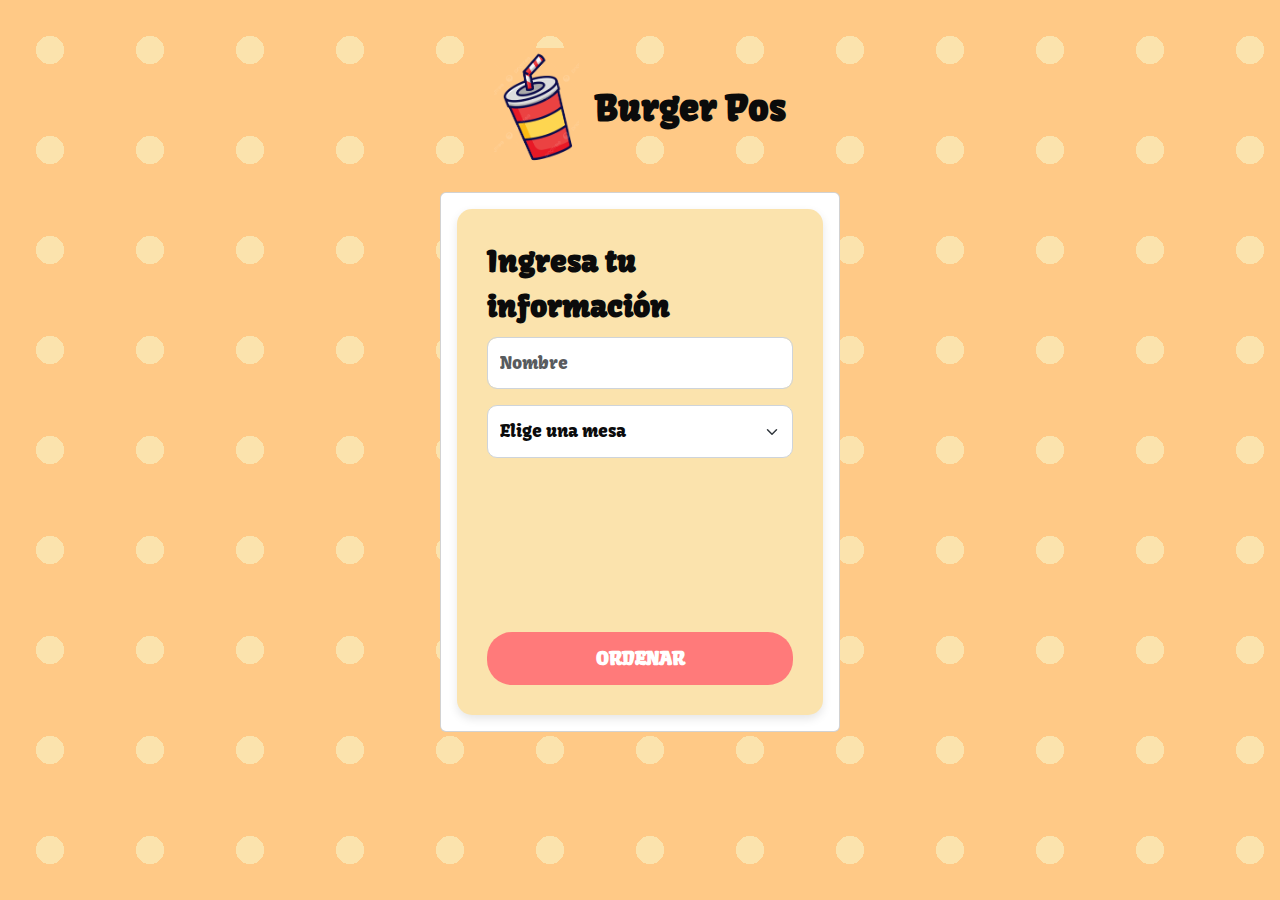
<file: index.html>
<!DOCTYPE html>
<html lang="es">
<head>
  <meta charset="UTF-8" />
  <meta name="viewport" content="width=device-width, initial-scale=1" />
  <title>Bienvenido</title>
  <link href="https://cdn.jsdelivr.net/npm/bootstrap@5.3.3/dist/css/bootstrap.min.css" rel="stylesheet" />
<link rel="stylesheet" href="src/App.css" /></head>
<body class="container py-5">

  
  <div class="d-flex align-items-center justify-content-center mb-4 titulo">
    <img src="img/logo.png" alt="Logo" class="logo-soda" />
    <h1 class="m-0">Burger Pos</h1>
  </div>

  <div class="card mx-auto" style="max-width: 400px;">
    <div class="card-body">
      <form onsubmit="return validarFormulario()">
        <div class="mb-3">
          <label for="nombre" class="form-label">Ingresa tu información</label>
          <input type="text" class="form-control" id="nombre" placeholder="Nombre">
        </div>
        <div class="mb-3">
          <select class="form-select" id="mesa">
            <option selected disabled value="">Elige una mesa</option>
            <option value="1">Mesa 1</option>
            <option value="2">Mesa 2</option>
            <option value="3">Mesa 3</option>
            <option value="4">Mesa 4</option>
          </select>
        </div>
        <div class="d-grid">
          <button type="submit" class="btn btn-primary">ORDENAR</button>
        </div>
      </form>
 </div>

  <script src="/src/assets/js/script.js"></script>
    <script src="src/assets/js/ind.js"></script>

</body>
</html>
</file>
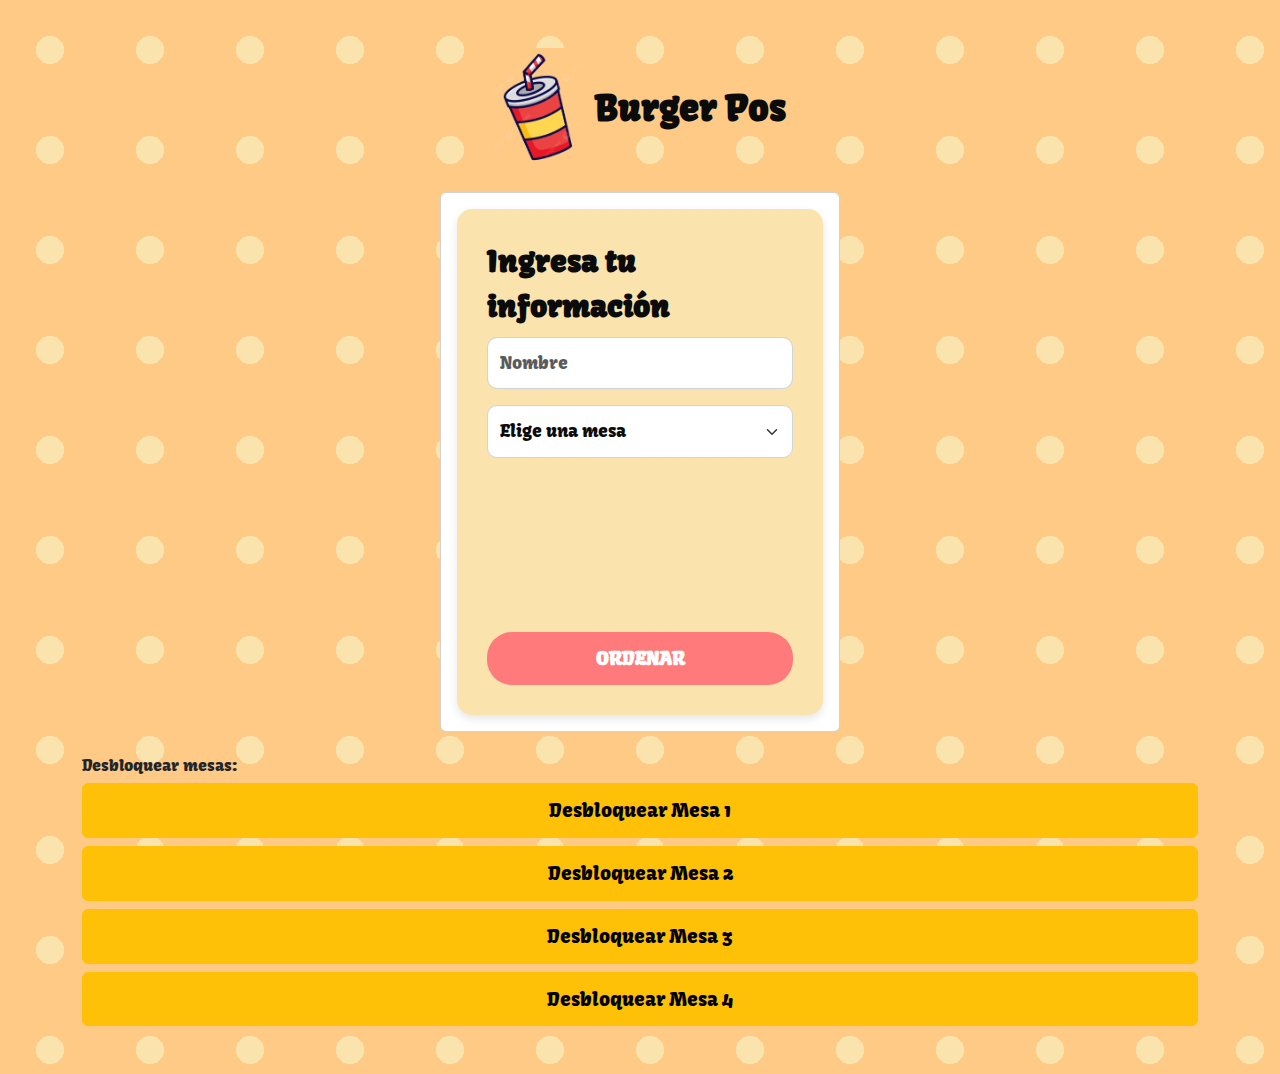
<file: h.html>
<!DOCTYPE html>
<html lang="es">
<head>
  <meta charset="UTF-8" />
  <meta name="viewport" content="width=device-width, initial-scale=1" />
  <title>Bienvenido</title>
  <link href="https://cdn.jsdelivr.net/npm/bootstrap@5.3.3/dist/css/bootstrap.min.css" rel="stylesheet" />
  <link rel="stylesheet" href="src/App.css" />
</head>
<body class="container py-5">
<div class="d-flex align-items-center justify-content-center mb-4 titulo">
  <img src="img/logo.png" alt="Logo" class="logo-soda" />
  <h1 class="m-0">Burger Pos</h1>
</div>

  <div class="card mx-auto" style="max-width: 400px;">
    <div class="card-body">
      <form onsubmit="return validarFormulario()">
        <div class="mb-3">
          <label for="nombre" class="form-label">Ingresa tu información</label>
          <input type="text" class="form-control" id="nombre" placeholder="Nombre">
        </div>
        <div class="mb-3">
          <select class="form-select" id="mesa">
            <option selected disabled value="">Elige una mesa</option>
            <option value="1">Mesa 1</option>
            <option value="2">Mesa 2</option>
            <option value="3">Mesa 3</option>
            <option value="4">Mesa 4</option>
          </select>
        </div>
        <div class="d-grid">
          <button type="submit" class="btn btn-primary">ORDENAR</button>
        </div>
      </form>
    </div>
  </div>

      <script>
    function validarFormulario() {
      const nombre = document.getElementById("nombre").value.trim();
      const mesa = document.getElementById("mesa").value;
      if (!nombre) { alert("Por favor, ingresa tu nombre."); return false; }
      if (!mesa) { alert("Por favor, selecciona una mesa."); return false; }
      localStorage.setItem("usuario", nombre);
      localStorage.setItem("mesa", mesa);
      window.location.href = "menu.html";
      return false;
    }
  </script>

        <!-- Botones para liberar mesas individualmente -->
      <div class="mt-4">
        <h6>Desbloquear mesas:</h6>
        <div class="d-grid gap-2">
          <button class="btn btn-warning" onclick="liberarMesa('1')">Desbloquear Mesa 1</button>
          <button class="btn btn-warning" onclick="liberarMesa('2')">Desbloquear Mesa 2</button>
          <button class="btn btn-warning" onclick="liberarMesa('3')">Desbloquear Mesa 3</button>
          <button class="btn btn-warning" onclick="liberarMesa('4')">Desbloquear Mesa 4</button>
        </div>
      </div>
  </body>
</html>
</file>
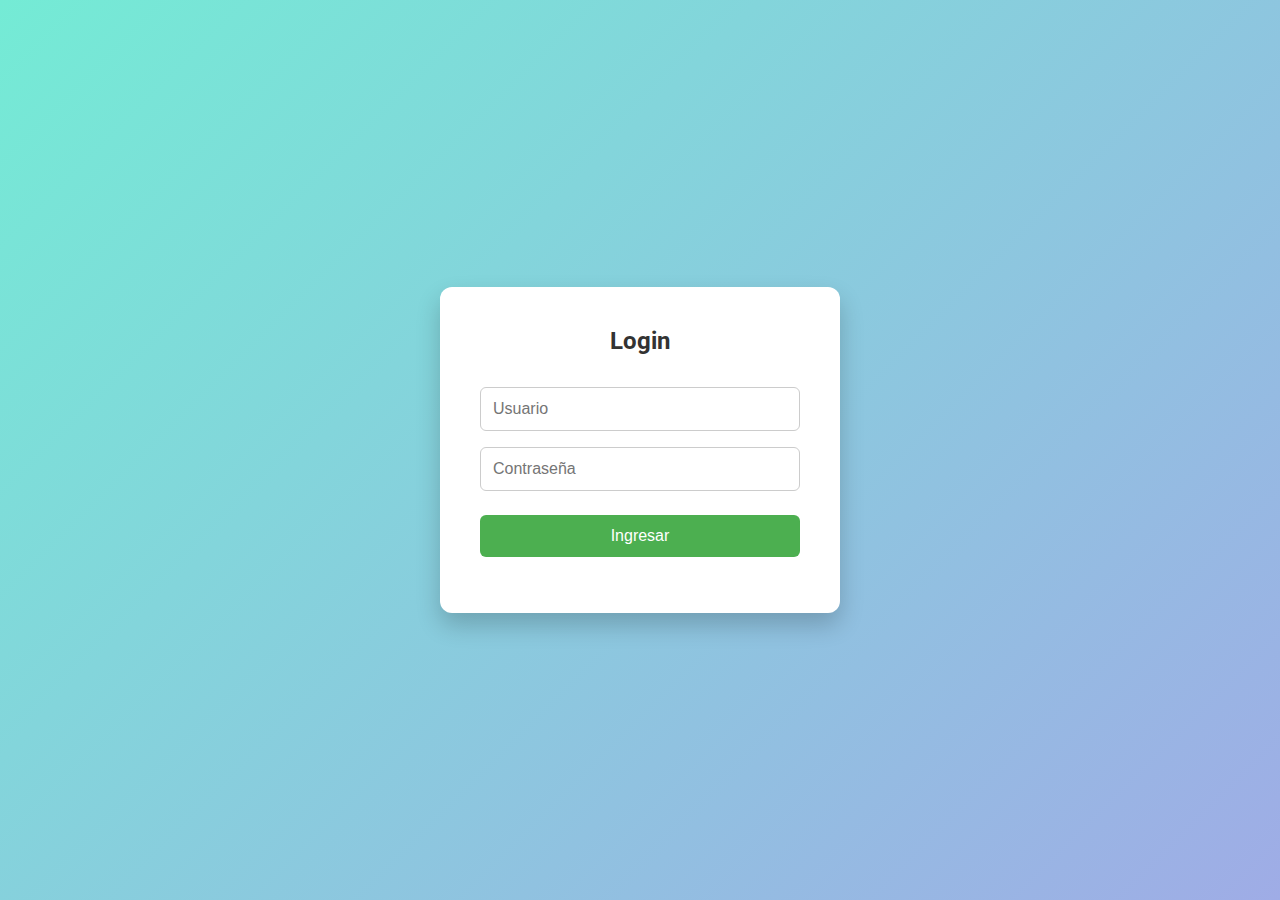
<file: login.html>
<!DOCTYPE html>
<html lang="es">
<head>
  <meta charset="UTF-8">
  <title>Login Mesero</title>
  <link href="https://fonts.googleapis.com/css2?family=Roboto:wght@400;700&display=swap" rel="stylesheet">
<link rel="stylesheet" href="src/css/login.css" /></head>

</head>
<body>
  <div class="login-container">
    <h2>Login</h2>
    <input type="text" id="usuario" placeholder="Usuario" required>
    <input type="password" id="contrasena" placeholder="Contraseña" required>
    <button onclick="iniciarSesion()">Ingresar</button>
    <p id="mensajeError" class="error"></p>
  </div>

  <script src="src/assets/js/login.js"></script>

</body>
</html>
</file>
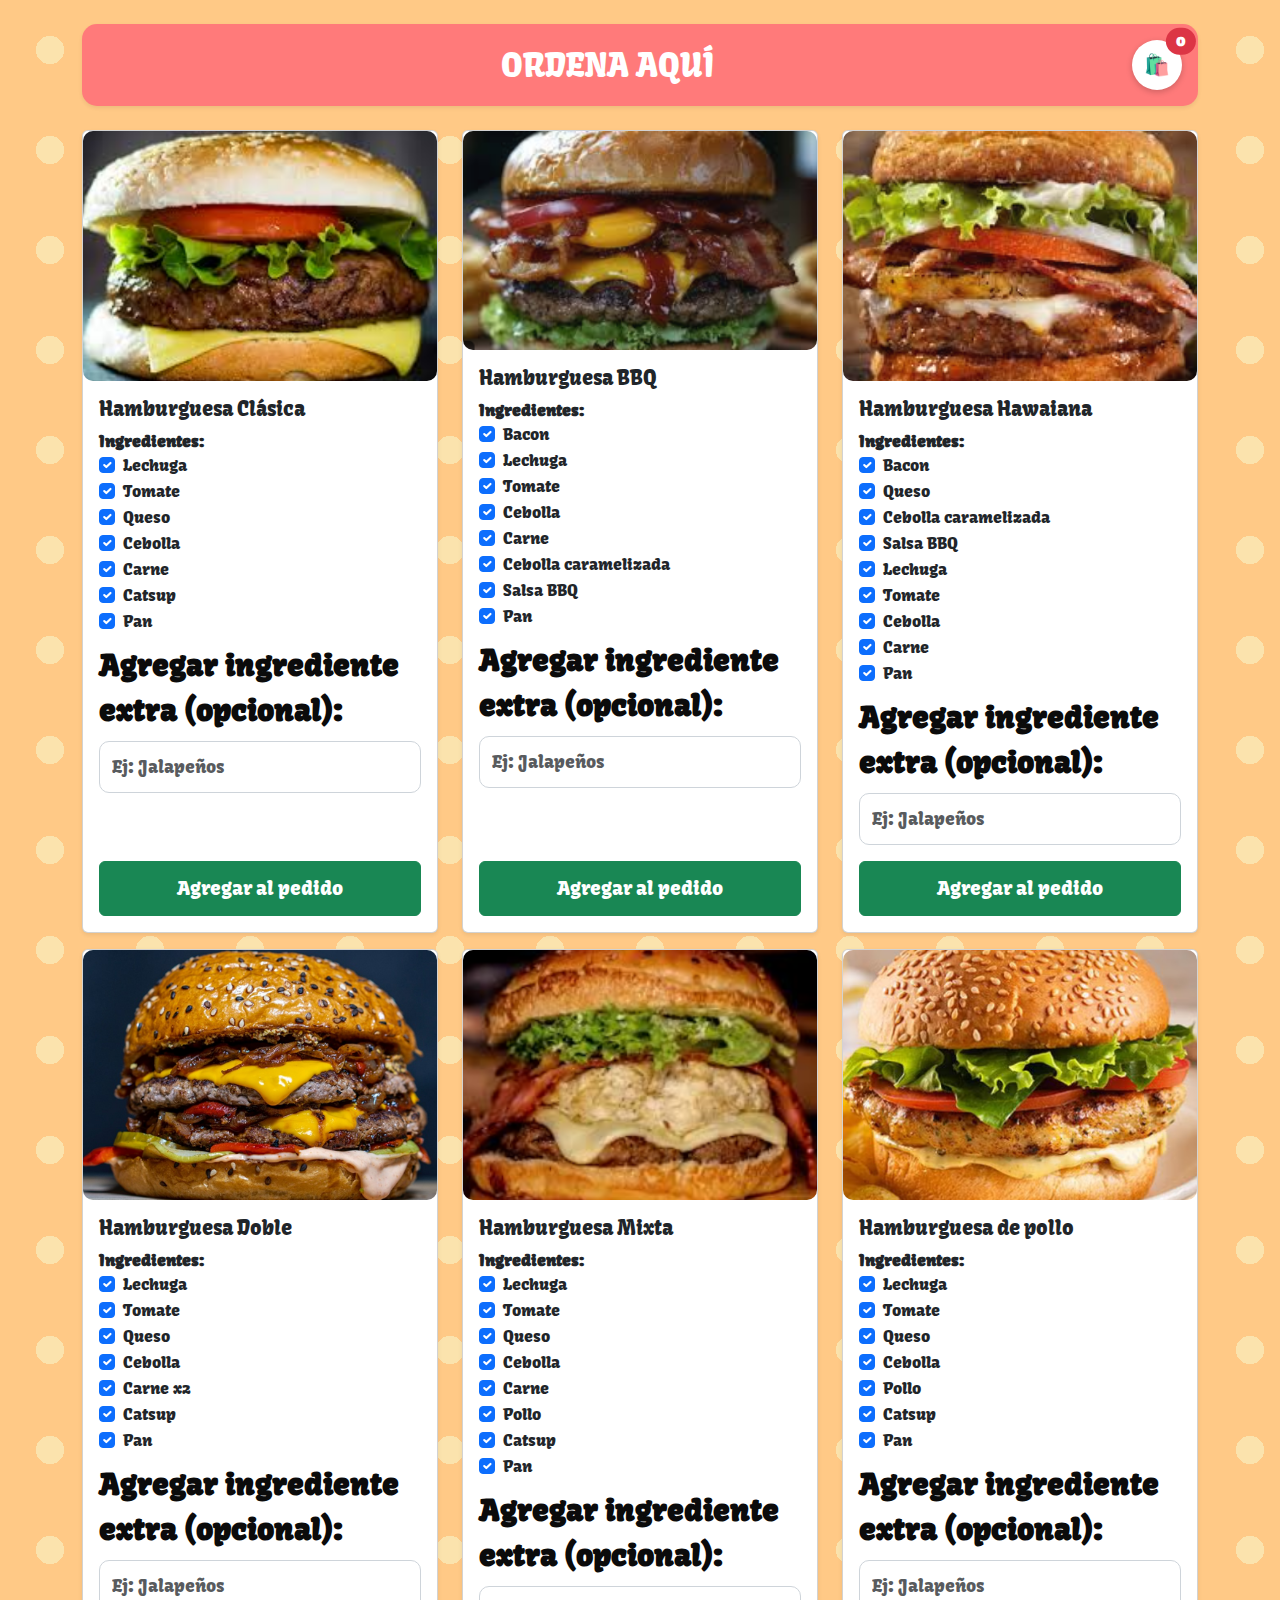
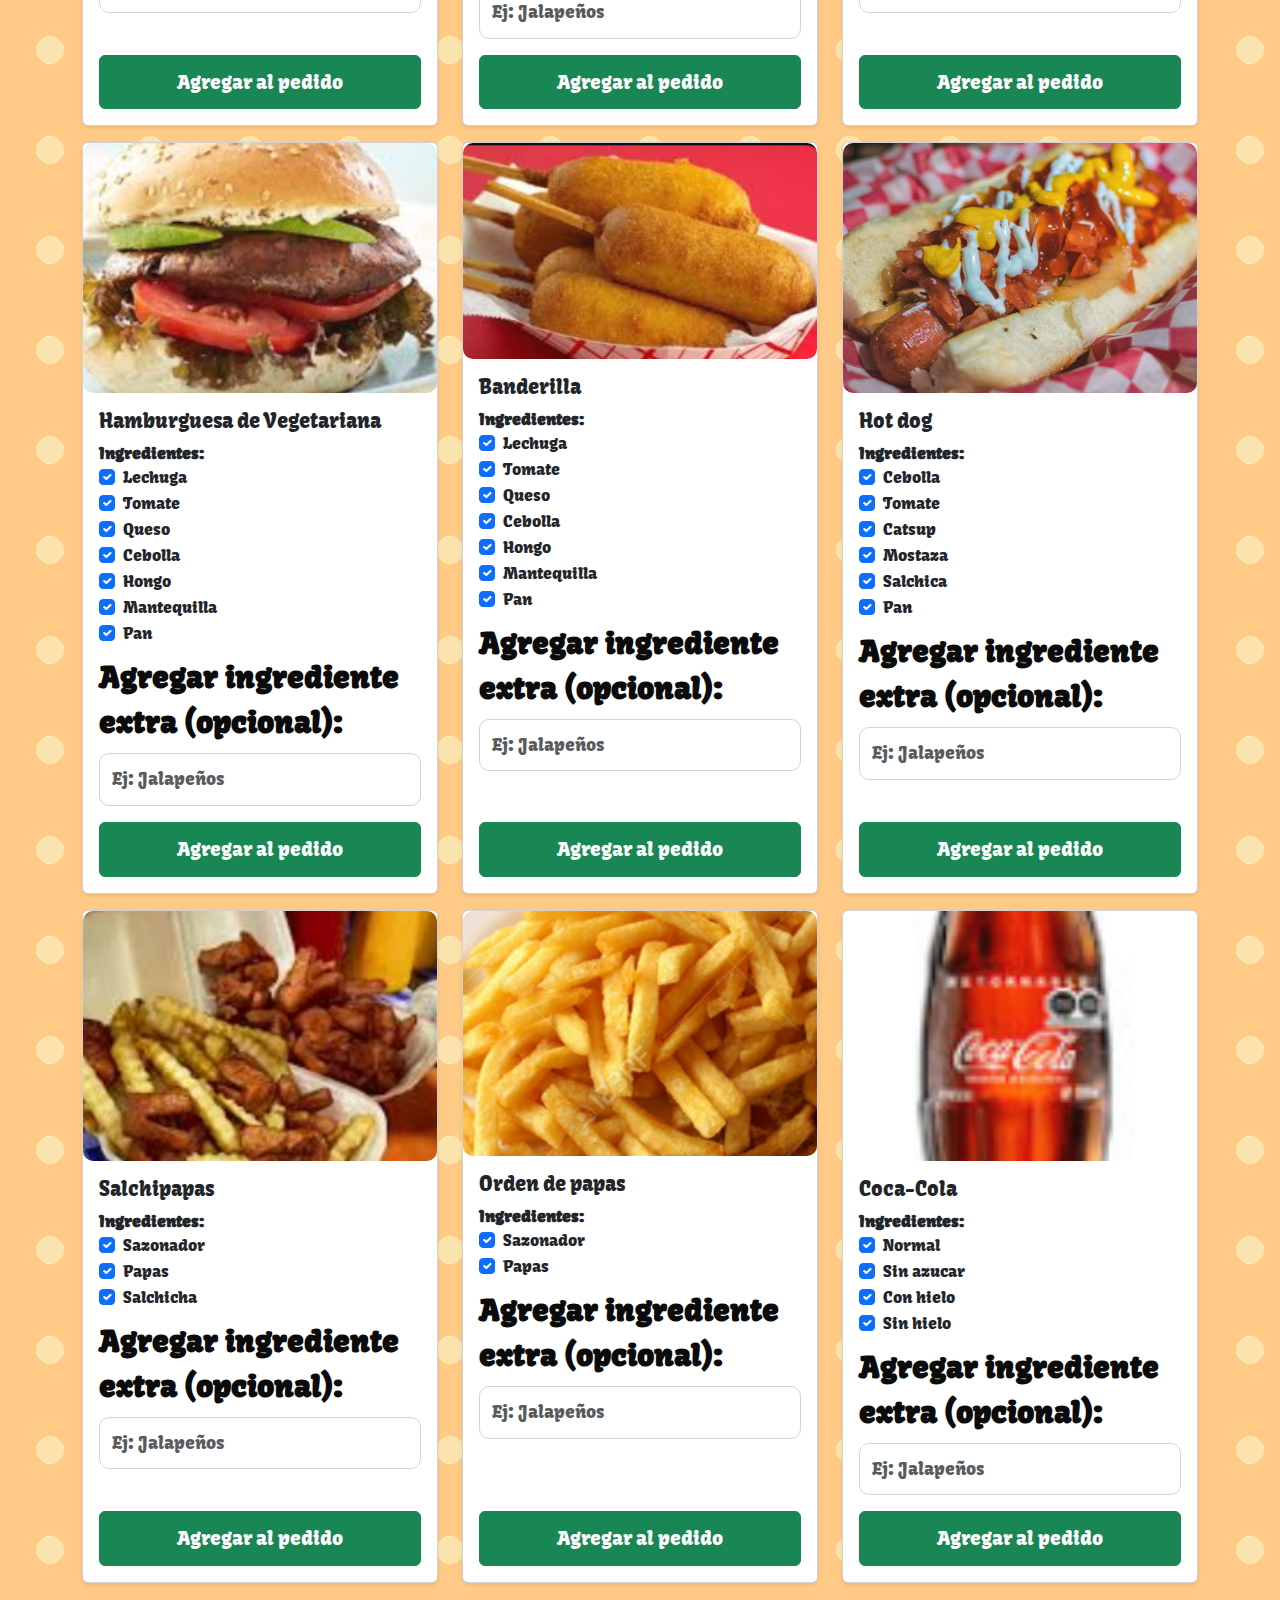
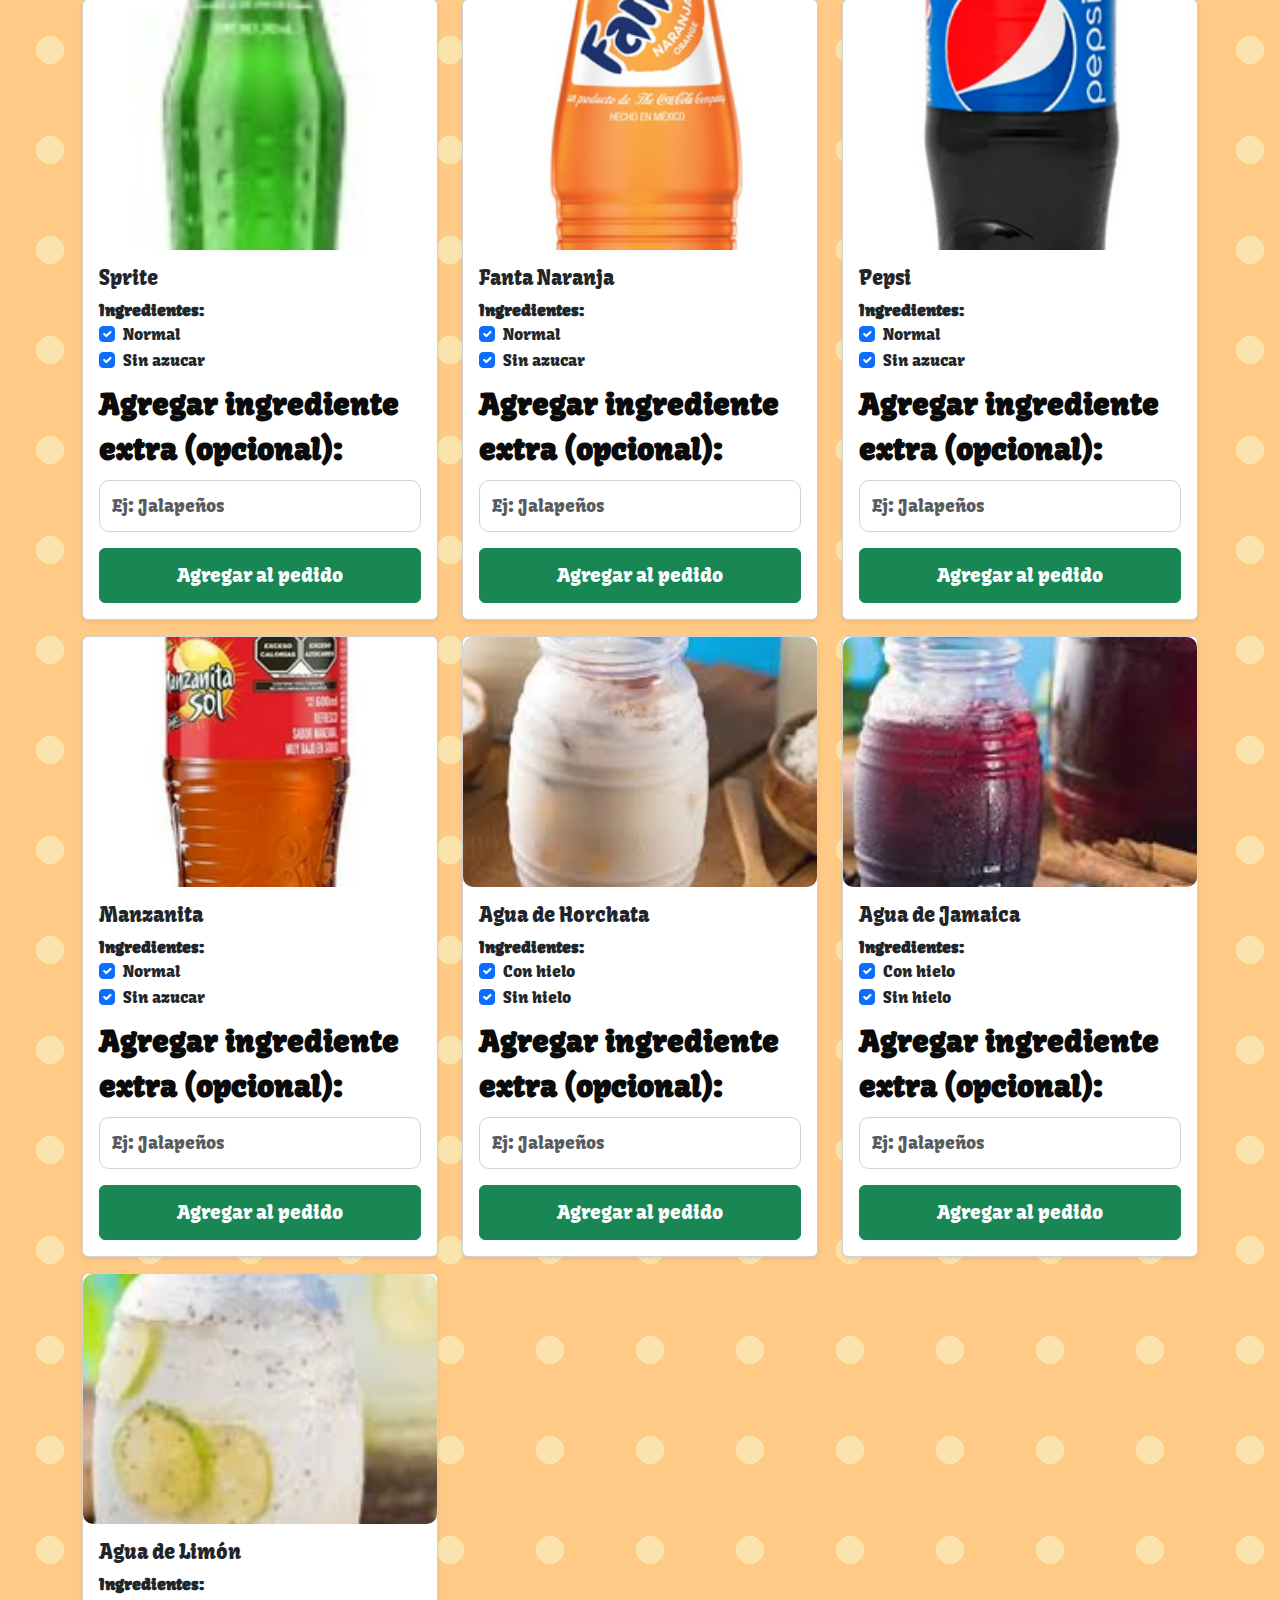
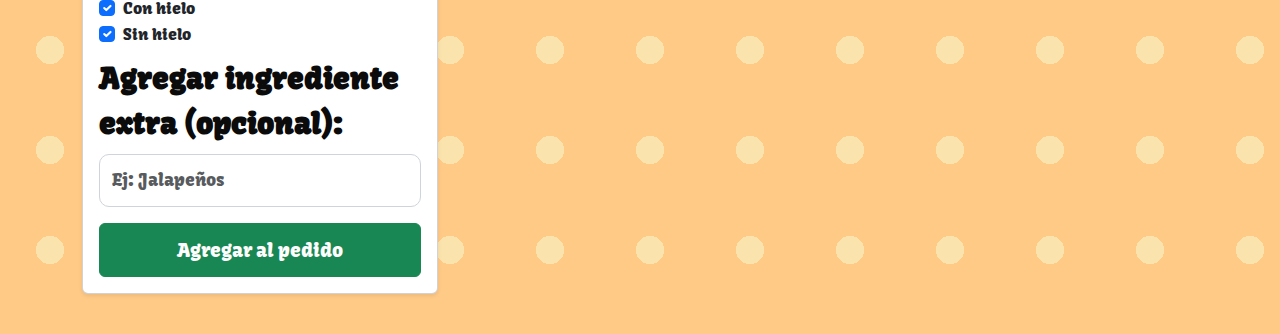
<file: menu.html>
<!DOCTYPE html>
<html lang="es">
<head>
  <meta charset="UTF-8" />
  <meta name="viewport" content="width=device-width, initial-scale=1" />
  <title>Menú</title>
  <link href="https://cdn.jsdelivr.net/npm/bootstrap@5.3.3/dist/css/bootstrap.min.css" rel="stylesheet" />
  <link rel="stylesheet" href="src/App.css" />

</head>
<body class="container py-4">
    


  <nav class="navbar custom-navbar mb-4 p-3 shadow-sm d-flex align-items-center">
  <h2 class="navbar-title mb-0 mx-auto">ORDENA AQUÍ</h2>
  <div id="saludoUsuario" class="navbar-text ms-auto"></div>
  <button class="btn position-relative ms-3" data-bs-toggle="modal" data-bs-target="#modalOrden">
    🛍️
    <span id="contadorOrden" class="badge bg-danger rounded-pill position-absolute top-0 start-100 translate-middle">0</span>
  </button>
</nav>
  <div id="contenedor-productos" class="row"></div>

  <!-- Modal de Orden -->
  <div class="modal fade" id="modalOrden" tabindex="-1" aria-labelledby="modalOrdenLabel" aria-hidden="true">
    <div class="modal-dialog modal-md modal-dialog-centered">
      <div class="modal-content">
        <div class="modal-header">
          <h5 class="modal-title" id="modalOrdenLabel">Tu Pedido</h5>
          <button type="button" class="btn-close" data-bs-dismiss="modal" aria-label="Cerrar"></button>
        </div>
        <div class="modal-body">
          <ul id="detalleOrden" class="list-group mb-3"></ul>
          <p id="mensajeVacio" class="text-center text-muted">No hay productos en tu pedido.</p>
        </div>
        <div class="modal-footer">
          <button type="button" class="btn btn-secondary" data-bs-dismiss="modal">Cerrar</button>
          <button id="btnEnviarMesero" type="button" class="btn btn-primary">Enviar al mesero</button>
        </div>
      </div>
    </div>
  </div>


  <!-- Modal de Edición -->
  <div class="modal fade" id="modalEditar" tabindex="-1" aria-labelledby="modalEditarLabel" aria-hidden="true">
    <div class="modal-dialog modal-md modal-dialog-centered">
      <div class="modal-content">
        <div class="modal-body" id="modalEditarContenido">
          <!-- Aquí se cargará el contenido dinámicamente desde editarProducto(index) -->
        </div>
      </div>
    </div>
  </div>

  <!-- Bootstrap JS y Script principal -->
  <script src="https://cdn.jsdelivr.net/npm/bootstrap@5.3.3/dist/js/bootstrap.bundle.min.js"></script>
  <script src="src/assets/js/script.js"></script>
</body>
</html>
</file>
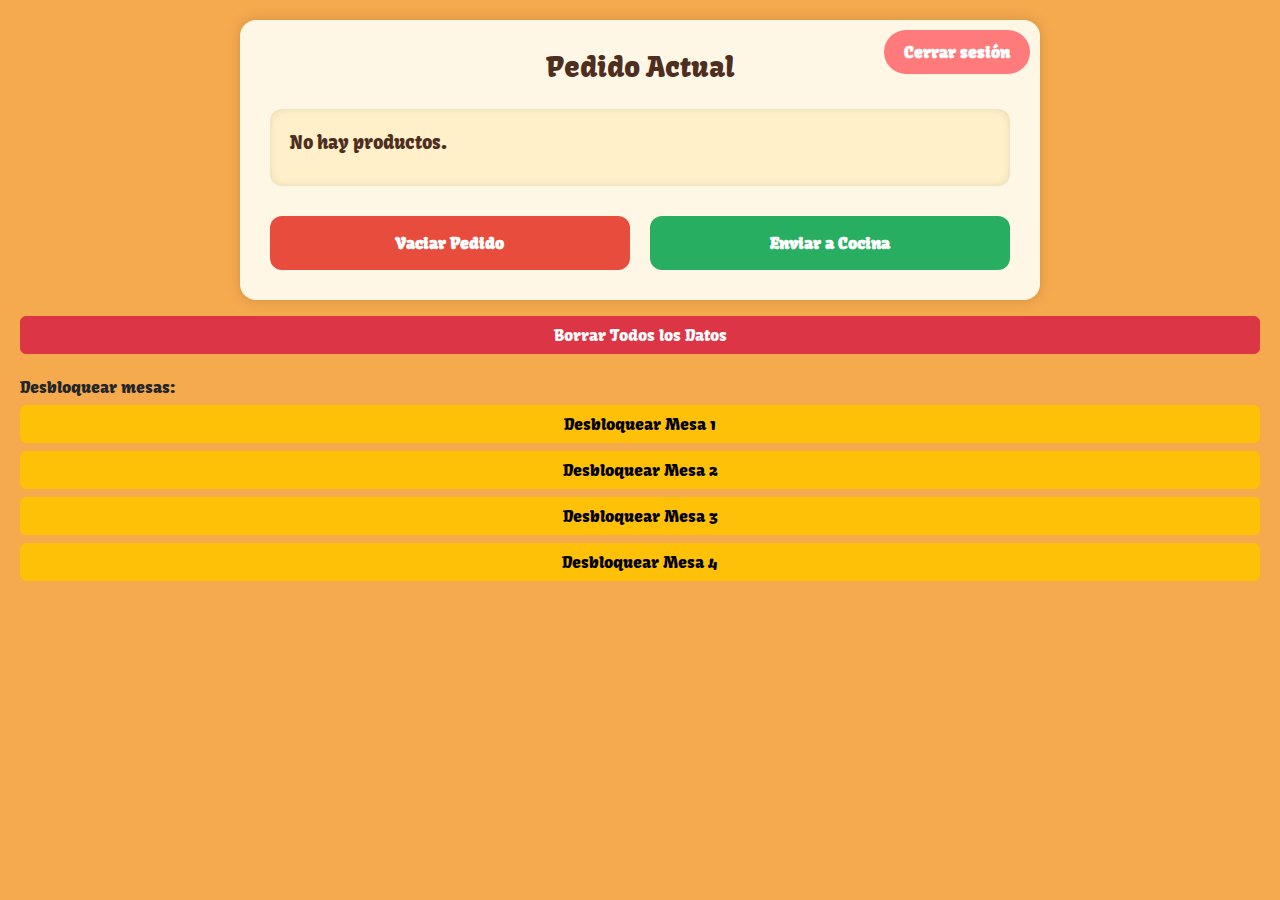
<file: mesero.html>
<!DOCTYPE html>
<html lang="es">
<head>
  <meta charset="UTF-8" />
  <meta name="viewport" content="width=device-width, initial-scale=1.0"/>
  <title>Mesero</title>

  <!-- Google Fonts -->
  <link rel="preconnect" href="https://fonts.googleapis.com">
  <link rel="preconnect" href="https://fonts.gstatic.com" crossorigin>
  <link href="https://fonts.googleapis.com/css2?family=Kavoon&display=swap" rel="stylesheet">

  <!-- Bootstrap CSS -->
  <link href="https://cdn.jsdelivr.net/npm/bootstrap@5.3.2/dist/css/bootstrap.min.css" rel="stylesheet">

  <!-- Tu CSS -->
  <link rel="stylesheet" href="src/css/mesero.css" />


</head>
<body>
  <div class="container">
    <h3>Pedido Actual</h3>
    <button class="btn-cerrar-sesion" onclick="cerrarSesion()">Cerrar sesión</button>
    <div id="pedidoMesero">
      <!-- Aquí se mostrará el pedido dinámicamente -->
      <p>No hay productos.</p>
    </div>

    <div class="botones">
      <button class="vaciar" onclick="vaciarPedido()">Vaciar Pedido</button>
      <button class="enviar" onclick="enviarACocina()">Enviar a Cocina</button>
    </div>
  </div>

  <!-- Modal de Edición -->
<!-- Modal para editar el pedido -->
<!-- Modal de Edición -->
<div class="modal fade" id="modalEditar" tabindex="-1" aria-labelledby="modalEditarLabel" aria-hidden="true">
  <div class="modal-dialog">
    <div class="modal-content">
      <div class="modal-header">
        <h5 class="modal-title" id="modalEditarLabel">Editar Producto</h5>
        <button type="button" class="btn-close" data-bs-dismiss="modal" aria-label="Close"></button>
      </div>
      <div class="modal-body" id="modalEditarContenido">
        <!-- El contenido se carga dinámicamente aquí -->
      </div>
      <div class="modal-footer">
        <button type="button" class="btn btn-secondary" data-bs-dismiss="modal">Cerrar</button>

      </div>
    </div>
  </div>
</div>

     

  <!-- Bootstrap JS Bundle -->
  <script src="https://cdn.jsdelivr.net/npm/bootstrap@5.3.2/dist/js/bootstrap.bundle.min.js"></script>

  <!-- Tu JS -->
  <script src="src/assets/js/log.js" defer></script>
      <script src="src/assets/js/ind.js"></script>
 <!-- Botón para borrar todos los datos -->
      <div class="mt-3 d-grid">
        <button type="button" class="btn btn-danger" onclick="borrarLocalStorage()">Borrar Todos los Datos</button>
      </div>
    
 
      <!-- Botones para liberar mesas individualmente -->
      <div class="mt-4">
        <h6>Desbloquear mesas:</h6>
        <div class="d-grid gap-2">
          <button class="btn btn-warning" onclick="liberarMesa('1')">Desbloquear Mesa 1</button>
          <button class="btn btn-warning" onclick="liberarMesa('2')">Desbloquear Mesa 2</button>
          <button class="btn btn-warning" onclick="liberarMesa('3')">Desbloquear Mesa 3</button>
          <button class="btn btn-warning" onclick="liberarMesa('4')">Desbloquear Mesa 4</button>
        </div>
      </div>

</body>
</html>
</file>
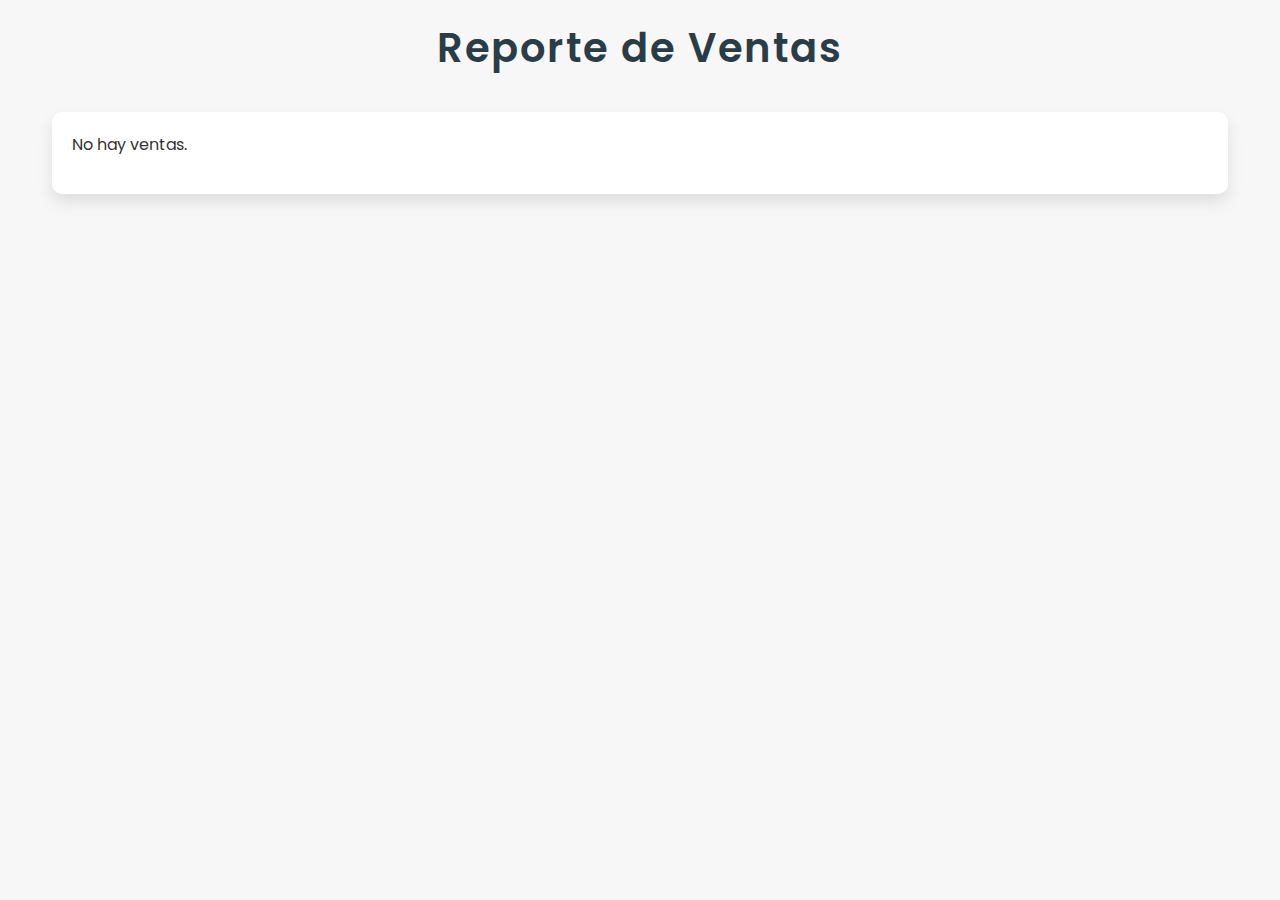
<file: reportes.html>
<!DOCTYPE html>
<html lang="es">
<head>
  <meta charset="UTF-8" />
  <meta name="viewport" content="width=device-width, initial-scale=1" />
  <title>Reportes de Ventas</title>
  <link href="https://cdn.jsdelivr.net/npm/bootstrap@5.3.3/dist/css/bootstrap.min.css" rel="stylesheet" />
  <link href="https://fonts.googleapis.com/css2?family=Poppins:wght@400;600&display=swap" rel="stylesheet">
  <link rel="stylesheet" href="src/css/reportes.css" />

</head>
<body>

  <div class="container py-4">
    <h2>Reporte de Ventas</h2>
    <div id="reportes">
      <!-- Aquí se inyectarán los datos de los reportes -->
    </div>
  </div>

  <script src="src/assets/js/log.js"></script></body>
</html>
</file>
<file: src/App.css>
/* Importar fuente Kavoon */
@import url('https://fonts.googleapis.com/css2?family=Kavoon&display=swap');

/* Estilo general 
body {
  font-family: 'Kavoon', cursive;
  background-color: #FFC986;
  color: #FFFFFF;
  padding-top: 20px;
}*/
body {
  font-family: 'Kavoon', cursive;
  background: radial-gradient(circle, #FBE3AD 20%, #FFC986 20%) repeat;
  background-size: 100px 100px; /* Tamaño de los círculos */
  height: 30 vh;
  margin: 0;
}
.card-img-top {
  width: 100%;
  height: 250px; /* o 300px si quieres más altura */
  object-fit: cover;
  object-position: center;
  display: block;
  border-radius: 10px; /* opcional para suavizar bordes */
}


/* Título con imagen */
.titulo img {
  border-radius: 10px;
}
  .titulo {
    gap: 1rem;
  }

  .logo-soda {
    height: 120px;
    object-fit: contain;
    border-radius: 10px;

  }

  .titulo h1 {
    font-size: 36px;
    font-weight: bold;
  }

h1 {
  font-family: 'Kavoon', cursive;
  font-size: 36px;
  color: #0B0B0B;
}

/* Contenedor del formulario */
form {
  background-color: #FBE3AD;
  padding: 30px;
  border-radius: 15px;
  box-shadow: 0 4px 10px rgba(0, 0, 0, 0.1);
  color: #0B0B0B;
}

/* Etiquetas del formulario */
.form-label {
  font-weight: bold;
  color: #0B0B0B;
  font-size: 30px;
}

/* Inputs y select */
.form-control,
.form-select {
  border-radius: 10px;
  border: 1px solid #ced4da;
  transition: all 0.3s ease;
  color: #0B0B0B;
  font-family: 'Kavoon', cursive;
}

.form-control:focus,
.form-select:focus {
  border-color: #FF7A7A;
  box-shadow: 0 0 5px rgba(255, 122, 122, 0.5);
}

/* Botón */
.btn-primary {
  background-color: #FF7A7A;
  border: none;
  color: #FFFFFF;
  font-weight: bold;
  border-radius: 25px;
  transition: all 0.3s ease;
  font-family: 'Kavoon', cursive;
}

.btn-primary:hover {
  background-color: #e96565;
}

/* Responsive */
@media (max-width: 768px) {
  form {
    padding: 20px;
  }

  h1 {
    font-size: 2rem;
  }
    .modal-dialog {
    max-width: 90%; /* El modal ocupará el 90% en pantallas más pequeñas */
  }
}

/* ---------------------------------------------------------------------MENU */

/* Estilo general del modal */
/* Modal */
.modal-content {
  background-color: #FBE3AD; /* Fondo del modal */
  border-radius: 1.5rem;
  box-shadow: 0 10px 25px rgba(0, 0, 0, 0.2);
  font-family: 'Kavoon', cursive; /* Fuente Kavoon */
  color: #FFFFFF; /* Texto blanco */
}

/* Título del modal */
.modal-title {
  font-size: 2rem;
  font-weight: bold;
  color: #FF7A7A; /* Color del título */
  text-align: center; /* Centrado del título */
}

/* Cuerpo del modal */
.modal-body {
  font-size: 1.2rem;
  color: #0B0B0B; /* Color del texto */
  text-align: center; /* Centrado del contenido */
}

/* Botón de cierre */
.modal-header .btn-close {
  filter: brightness(0) saturate(100%) invert(30%) sepia(10%) saturate(300%) hue-rotate(10deg);
}

/* Lista de pedido */
#detalleOrden li {
  background-color: #fff4e6;
  border: none;
  border-bottom: 1px dashed #d4a373;
  padding: 0.75rem 1rem;
  color: #5a3e2b;
}

/* Mensaje vacío */
#mensajeVacio {
  font-style: italic;
  color: #a58c74;
}

/* Footer del modal */
.modal-footer {
  border-top: none;
}

/* Botones del modal */
.modal-footer .btn {
  border-radius: 1rem;
  padding: 0.5rem 1.5rem;
  font-weight: bold;
}

.modal-footer .btn-outline-secondary {
  background-color: #fff4e6;
  color: #5a3e2b;
  border: 1px solid #d4a373;
}

.modal-footer .btn-success {
  background-color: #d4a373;
  border-color: #b98b58;
  color: white;
}


   .card {
      height: 60vh;
      max-width: 400px;
    }

    .card-body {
      height: 100%;
      display: flex;
      flex-direction: column;
      justify-content: center; /* centra verticalmente */
    }

    form {
      flex-grow: 3;
      display: flex;
      flex-direction: column;
      justify-content: center; /* centra contenido del formulario */
    }

    .d-grid {
      margin-top: auto; /* Asegura que el botón quede al final */
    }

        .form-control,
    .form-select {
      font-size: 1.1rem;
      padding: 0.75rem;
    }

    .btn {
      font-size: 1.2rem;
      padding: 0.75rem;
    }


    /* Estilo personalizado para la navbar */
.custom-navbar {
  background-color: #FF7A7A;
  color: white;
  border-radius: 15px;
  position: relative;
}

/* Título centrado */
.navbar-title {
  font-size: 2rem;
  color: white;
  font-family: 'Kavoon', cursive;
  text-align: center;
  flex: 1;
  margin: 0 auto;
  white-space: nowrap; /* evita que se corte en dos líneas */
}

/* Asegura que el saludo y botón se alineen al lado derecho */
#saludoUsuario {
  color: white;
  font-size: 1rem;
  font-weight: bold;
}

.navbar .btn {
  background-color: white;
  color: #FF7A7A;
  border-radius: 80%;
  width: 50px;
  height: 50px;
  font-size: 1.3rem; /* Aumenta el tamaño del texto */
  box-shadow: 0 2px 6px rgba(0, 0, 0, 0.2);
  display: flex;
  align-items: center;
  justify-content: center;
  padding: 0;
  position: relative;
}


.navbar .btn:hover {
  background-color: #f1f1f1;
}


/* Botones pequeños y del mismo tamaño */
/* Ajuste para botones más pequeños */
.btn-sm {
  font-size: 0.85rem; /* Tamaño de letra más pequeño */
  padding: 0.25rem 0.5rem; /* Menor padding para reducir el tamaño */
  min-width: 100px; /* Reducir el ancho mínimo */
  text-align: center; /* Alineación del texto en el centro */
  display: inline-flex;
  justify-content: center;
  align-items: center;
}
</file>
<file: src/css/login.css>
* {
      box-sizing: border-box;
      margin: 0;
      padding: 0;
    }

    body {
      font-family: 'Roboto', sans-serif;
      background: linear-gradient(135deg, #74ebd5 0%, #9face6 100%);
      height: 100vh;
      display: flex;
      justify-content: center;
      align-items: center;
    }

    .login-container {
      background-color: white;
      padding: 2.5rem;
      border-radius: 12px;
      box-shadow: 0 12px 24px rgba(0, 0, 0, 0.2);
      width: 100%;
      max-width: 400px;
      text-align: center;
    }

    h2 {
      margin-bottom: 1.5rem;
      color: #333;
    }

    input {
      width: 100%;
      padding: 0.75rem;
      margin: 0.5rem 0;
      border: 1px solid #ccc;
      border-radius: 6px;
      font-size: 1rem;
      transition: border-color 0.3s;
    }

    input:focus {
      border-color: #4CAF50;
      outline: none;
    }

    button {
      width: 100%;
      padding: 0.75rem;
      background-color: #4CAF50;
      color: white;
      border: none;
      border-radius: 6px;
      font-size: 1rem;
      cursor: pointer;
      margin-top: 1rem;
      transition: background-color 0.3s;
    }

    button:hover {
      background-color: #45a049;
    }

    .error {
      color: red;
      margin-top: 1rem;
      font-size: 0.9rem;
    }
</file>
<file: src/css/mesero.css>
body {
  background-color: #f6aa4e;
  font-family: 'Kavoon', cursive;
  padding: 20px;
  margin: 0;
}

.container {
  max-width: 800px;
  margin: 0 auto;
  background-color: #fff7e6;
  padding: 30px;
  border-radius: 16px;
  box-shadow: 0 0 15px rgba(0, 0, 0, 0.15);
  position: relative;
}

h3 {
  text-align: center;
  font-size: 28px;
  margin-bottom: 25px;
  color: #4e2e1f;
}

#pedidoMesero {
  background: #fff0c9;
  padding: 20px;
  border-radius: 12px;
  box-shadow: inset 0 0 8px rgba(0,0,0,0.1);
  margin-bottom: 30px;
}

p {
  font-size: 18px;
  color: #4e2e1f;
  margin-bottom: 10px;
}

.producto {
  background-color: #fcd385;
  border: 2px dashed #c97e20;
  border-radius: 12px;
  padding: 15px;
  margin: 15px 0;
  box-shadow: 0 4px 8px rgba(0,0,0,0.05);
}

.producto p {
  margin: 6px 0;
  font-size: 16px;
}

.botones {
  display: flex;
  justify-content: space-between;
  gap: 20px;
}

.botones button {
  flex: 1;
  padding: 15px;
  border: none;
  border-radius: 12px;
  font-weight: bold;
  font-size: 16px;
  cursor: pointer;
  transition: background-color 0.3s ease;
  color: white;
}

.vaciar {
  background-color: #e74c3c;
}

.vaciar:hover {
  background-color: #c0392b;
}

.enviar {
  background-color: #27ae60;
}

.enviar:hover {
  background-color: #1e8449;
}

.btn-sm {
  padding: 6px 10px;
  font-size: 14px;
  border-radius: 6px;
  background-color: #e74c3c;
  color: white;
  border: none;
  cursor: pointer;
}

.btn-sm:hover {
  background-color: #c0392b;
}

/* Botón de cerrar sesión */
.btn-cerrar-sesion {
  background-color: #FF7A7A;
  color: #FFFFFF;
  font-weight: bold;
  font-family: 'Kavoon', cursive;
  border: none;
  border-radius: 25px;
  padding: 10px 20px;
  cursor: pointer;
  transition: background-color 0.3s ease, transform 0.3s ease;
  font-size: 1rem;
  position: absolute;
  top: 10px;
  right: 10px;
  z-index: 10;
}

.btn-cerrar-sesion:hover {
  background-color: #e96565;
  transform: scale(1.05);
}

.btn-cerrar-sesion:focus {
  outline: none;
  box-shadow: 0 0 10px rgba(255, 122, 122, 0.7);
}

.btn-cerrar-sesion:active {
  background-color: #d75656;
  transform: scale(0.98);
}
</file>
<file: src/css/reportes.css>
body {
      background-color: #f7f7f7; /* Fondo más suave */
      font-family: 'Poppins', sans-serif; /* Fuente moderna */
      color: #333; /* Texto oscuro para un buen contraste */
      line-height: 1.6;
    }

    h2 {
      text-align: center;
      font-size: 2.5rem;
      font-weight: 600;
      color: #2a3d47; /* Color suave pero profesional */
      margin-bottom: 40px;
      letter-spacing: 2px;
    }

    .container {
      padding-top: 40px;
      max-width: 1200px;
    }

    #reportes {
      background-color: #fff;
      border-radius: 10px;
      box-shadow: 0 8px 16px rgba(0, 0, 0, 0.1);
      padding: 20px;
    }

    .table {
      margin-top: 20px;
      background-color: #fff;
      border-radius: 10px; /* Bordes redondeados */
      box-shadow: 0 4px 8px rgba(0, 0, 0, 0.1);
    }

    .table thead {
      background-color: #fbe3ad;
      font-weight: 600;
      color: #4f4f4f;
    }

    .table th, .table td {
      padding: 12px;
      text-align: center;
    }

    .table th {
      font-size: 1.1rem;
    }

    .table td {
      font-size: 1rem;
      color: #555;
    }

    .table td, .table th {
      border: none;
    }

    .table tbody tr:nth-child(odd) {
      background-color: #f9f9f9; /* Fila alterna para mejor legibilidad */
    }

    .table td button {
      padding: 8px 16px;
      border-radius: 25px;
      font-weight: 600;
      cursor: pointer;
      font-size: 14px;
      border: none;
      background-color: #5cb85c;
      color: white;
      transition: background-color 0.3s ease, transform 0.2s ease;
    }

    .table td button:hover {
      background-color: #449d44;
      transform: scale(1.05); /* Efecto de agrandado al pasar el ratón */
    }
</file>
